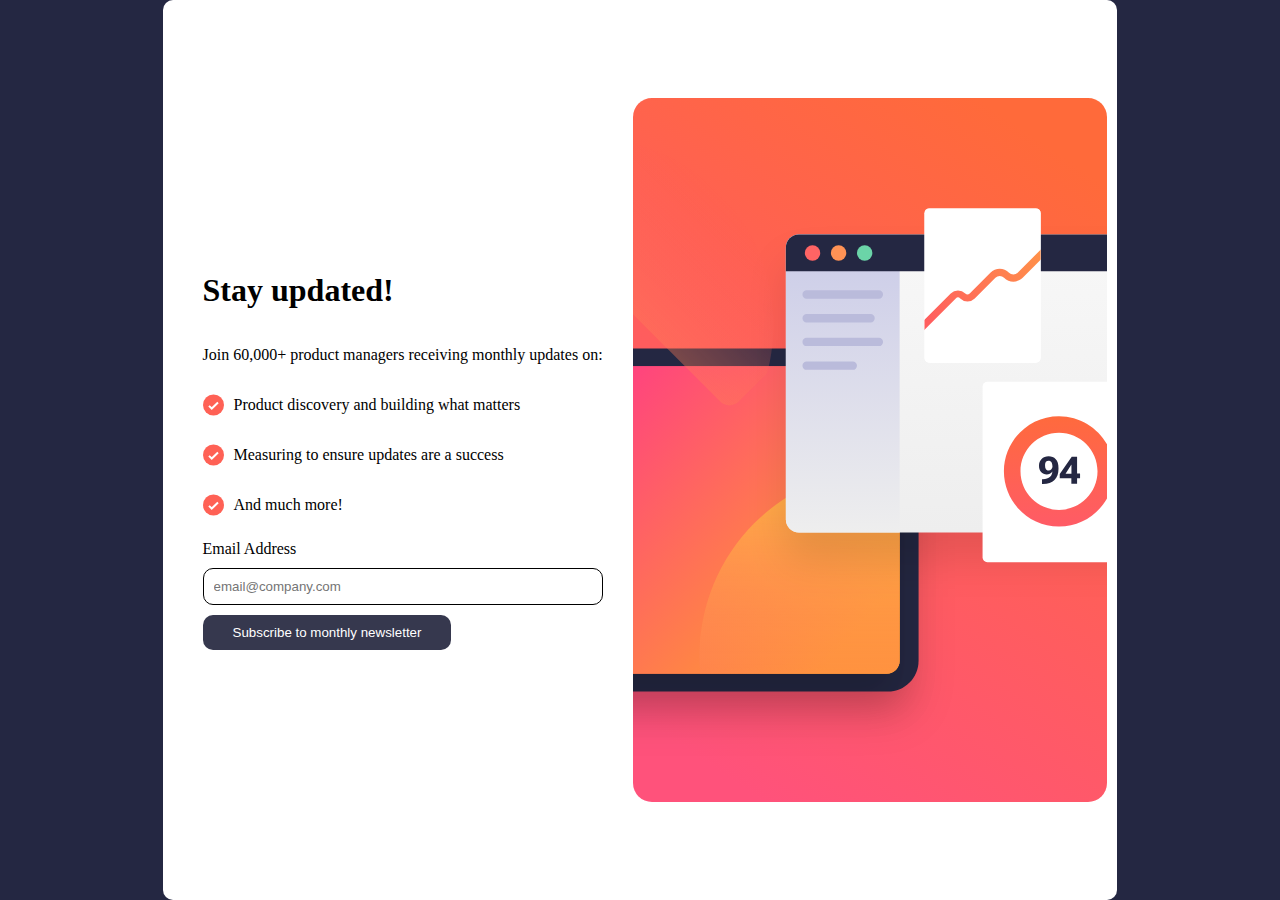
<file: index.html>
<!DOCTYPE html>
<html lang="en">
  <head>
    <link rel="stylesheet" href="style.css" />
    <meta charset="UTF-8" />
    <meta name="viewport" content="width=device-width, initial-scale=1.0" />
    <!-- displays site properly based on user's device -->

    <link
      rel="icon"
      type="image/png"
      sizes="32x32"
      href="./assets/images/favicon-32x32.png"
    />

    <title>
      Frontend Mentor | Newsletter sign-up form with success message
    </title>

    <!-- Feel free to remove these styles or customise in your own stylesheet 👍 -->
    <style>
      .attribution {
        font-size: 11px;
        text-align: center;
      }
      .attribution a {
        color: hsl(228, 45%, 44%);
      }
    </style>
  </head>
  <body>
    <!-- Sign-up form start -->

    <div class="body-con">
      <div class="bg-con">
        <img
          class="image"
          src="assets/images/illustration-sign-up-mobile.svg"
          alt="image"
        />
        <div class="botom-card">
          <div class="card-con">
            <h1>Stay updated!</h1>
            <p>Join 60,000+ product managers receiving monthly updates on:</p>
            <div class="inside-card">
              <img src="assets/images/icon-list.svg" />
              <p class="checked-ele">
                Product discovery and building what matters
              </p>
            </div>
            <div class="inside-card">
              <img src="assets/images/icon-list.svg" />
              <p>Measuring to ensure updates are a success</p>
            </div>
            <div class="inside-card">
              <img src="assets/images/icon-list.svg" />
              <p>And much more!</p>
            </div>
          </div>
          <div class="inside-card1">
            <label for="email">Email Address<span id="errorMsg"></span></label>
            <input
              id="email"
              type="text"
              placeholder="email@company.com"
              class="form-control"
            />
            <a target="_blank" id="button1"
              ><button id="btnBtn">Subscribe to monthly newsletter</button></a
            >
          </div>
        </div>
        <img
          class="image1"
          src="assets/images/illustration-sign-up-desktop.svg"
        />
      </div>
    </div>

    <!-- Success msg-->

    <script src="script.js"></script>
  </body>
</html>
</file>
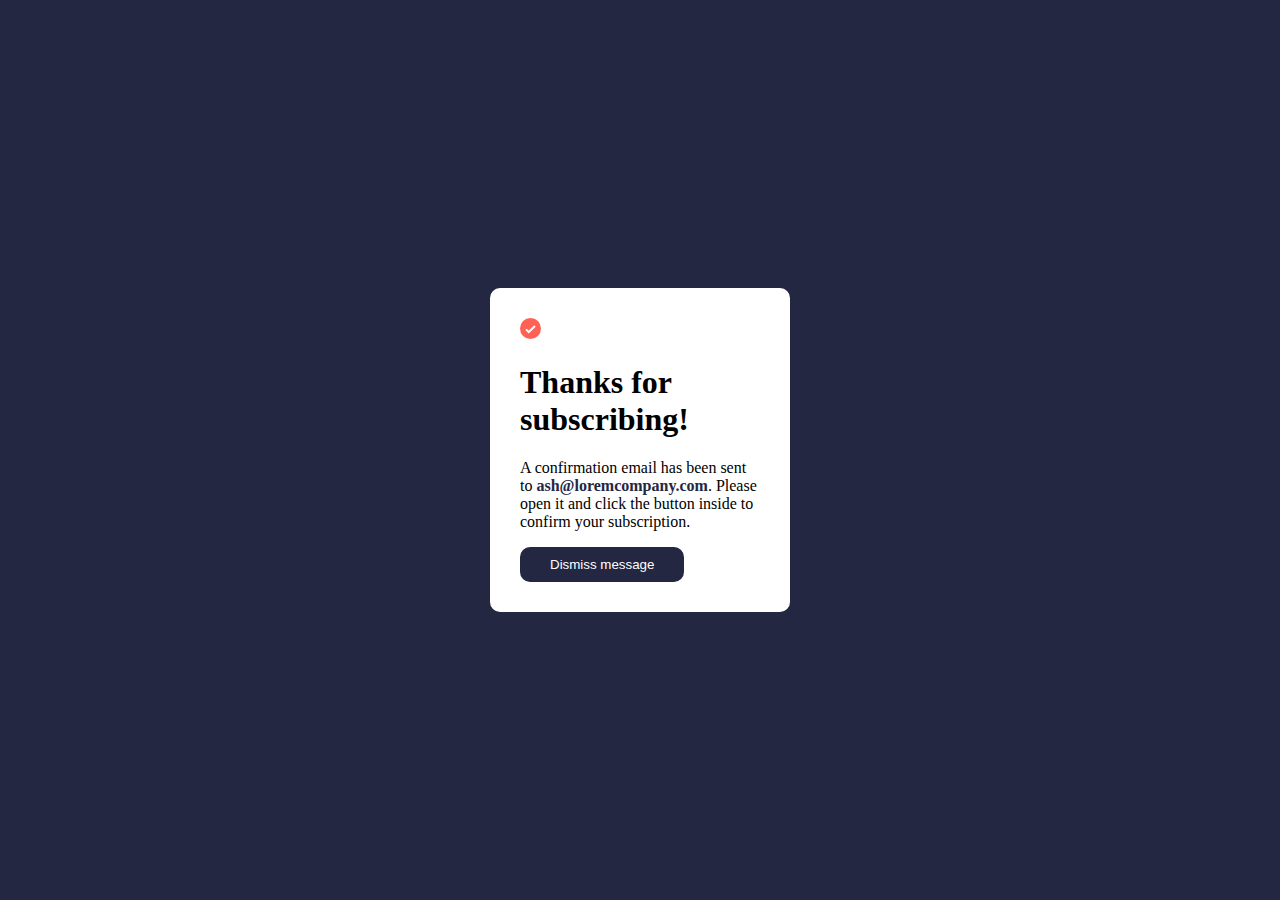
<file: index2.html>
<!DOCTYPE html>
<html lang="en">
<head>
    <link rel="stylesheet" href="style.css"/>
    <meta charset="UTF-8">
    <meta name="viewport" content="width=device-width, initial-scale=1.0">
    <title>Succes</title>
</head>
<body>
    <div id="sectionSuccess" class="success-bg-con">
        <div class="success-card">
            <img src="assets/images/icon-list.svg"/>
            <h1>Thanks for subscribing!</h1>
            <p>A confirmation email has been sent to <span style="color: hsl(234, 29%, 20%); font-weight: bold;">ash@loremcompany.com</span>. Please open it and click the button inside to confirm your subscription.</p>
            <button class="button-hover">Dismiss message</button>
        </div>
      </div>
    <script src="script.js">
      
    </script>
</body>
</html>
</file>
<file: style.css>
*{
    box-sizing: border-box;
}
body{
    margin: 0px;
}
.bg-con{
    background-color: #fff;
    background-size: cover;
    height: 100vh;
    display: flex;
    flex-direction: column;
    justify-content: center;
    align-items: center;
}
.card-con{
    display: flex;
    flex-direction: column;
    padding: 5px 10px;
}
.inside-card{
    display: flex;
    flex-direction:row ;
    gap:10px;
}
.inside-card1{
    display: flex;
    flex-direction:column ;
    gap:10px;
    padding:5px 10px;
}
button{
    background-color: hsl(235, 18%, 26%);
    color: white;
    padding: 10px 30px;
    border-radius: 10px;
    border: 0px;
}
.body-con{
    height: 100vh;
}
label{
    display: flex;
    justify-content: space-between;
}
.image1{
    display: none;
}
@media screen and (min-width:324px) and (max-width:900px){
    .bg-con{
        background-size: cover;
       display: flex;
       flex-direction: column;
       justify-content: center;
        height: 100%;
    }
    .botom-card{
        align-self: center;
    }
    
    .success-card{
        display: flex;
        flex-direction: column;
        justify-content: space-around;
        align-items: flex-start;
    }
}
@media screen and (min-width:900px) and (max-width:1440px) {
    .image{
        display: none;
    }
    .image1{
        display: block;
        height: 80%;
    }
    .success-bg-con{
        background-color: hsl(234, 29%, 20%) ;
    }
    .bg-con{
        padding: 10px;
        flex-direction: row;
        justify-content: space-around;
        border-radius: 10px;
        margin: 20px 20px 20px 20px;
    }
    .botom-card{
       padding: 20px 20px;
    }
    .body-con{
        background-color: hsl(234, 29%, 20%);
       display: flex;
       justify-content: center;
       align-items: center;
       height: 100vh;
       padding:20px 20px;
       
    }
    
}
input{
    padding: 10px;
    border: 0px;
    border: 1px solid ;
    border-radius: 10px;
}
.error-mail {
    color: hsl(4, 100%, 67%);
   background-color: hsl(4, 58%, 95%);
    border-color:  hsl(4, 100%, 67%);
    padding: 10px;
    border: 0px;
    border: 1px solid ;
    border-radius: 10px;
}

.success-card{
    background-color: #fff;
    width: 300px;
   
    border-radius: 10px;
    padding: 30px;

}
.success-bg-con {
   
    background-size: cover;
    height: 100vh;
    display: flex;
    flex-direction: column;
    justify-content: center;
    align-items: center;
}
.success-card button{
    background-color: hsl(234, 29%, 20%);
    
}
.button-hover:hover{
    background-color: hsl(4, 100%, 67%);
    cursor: pointer;
}
</file>
